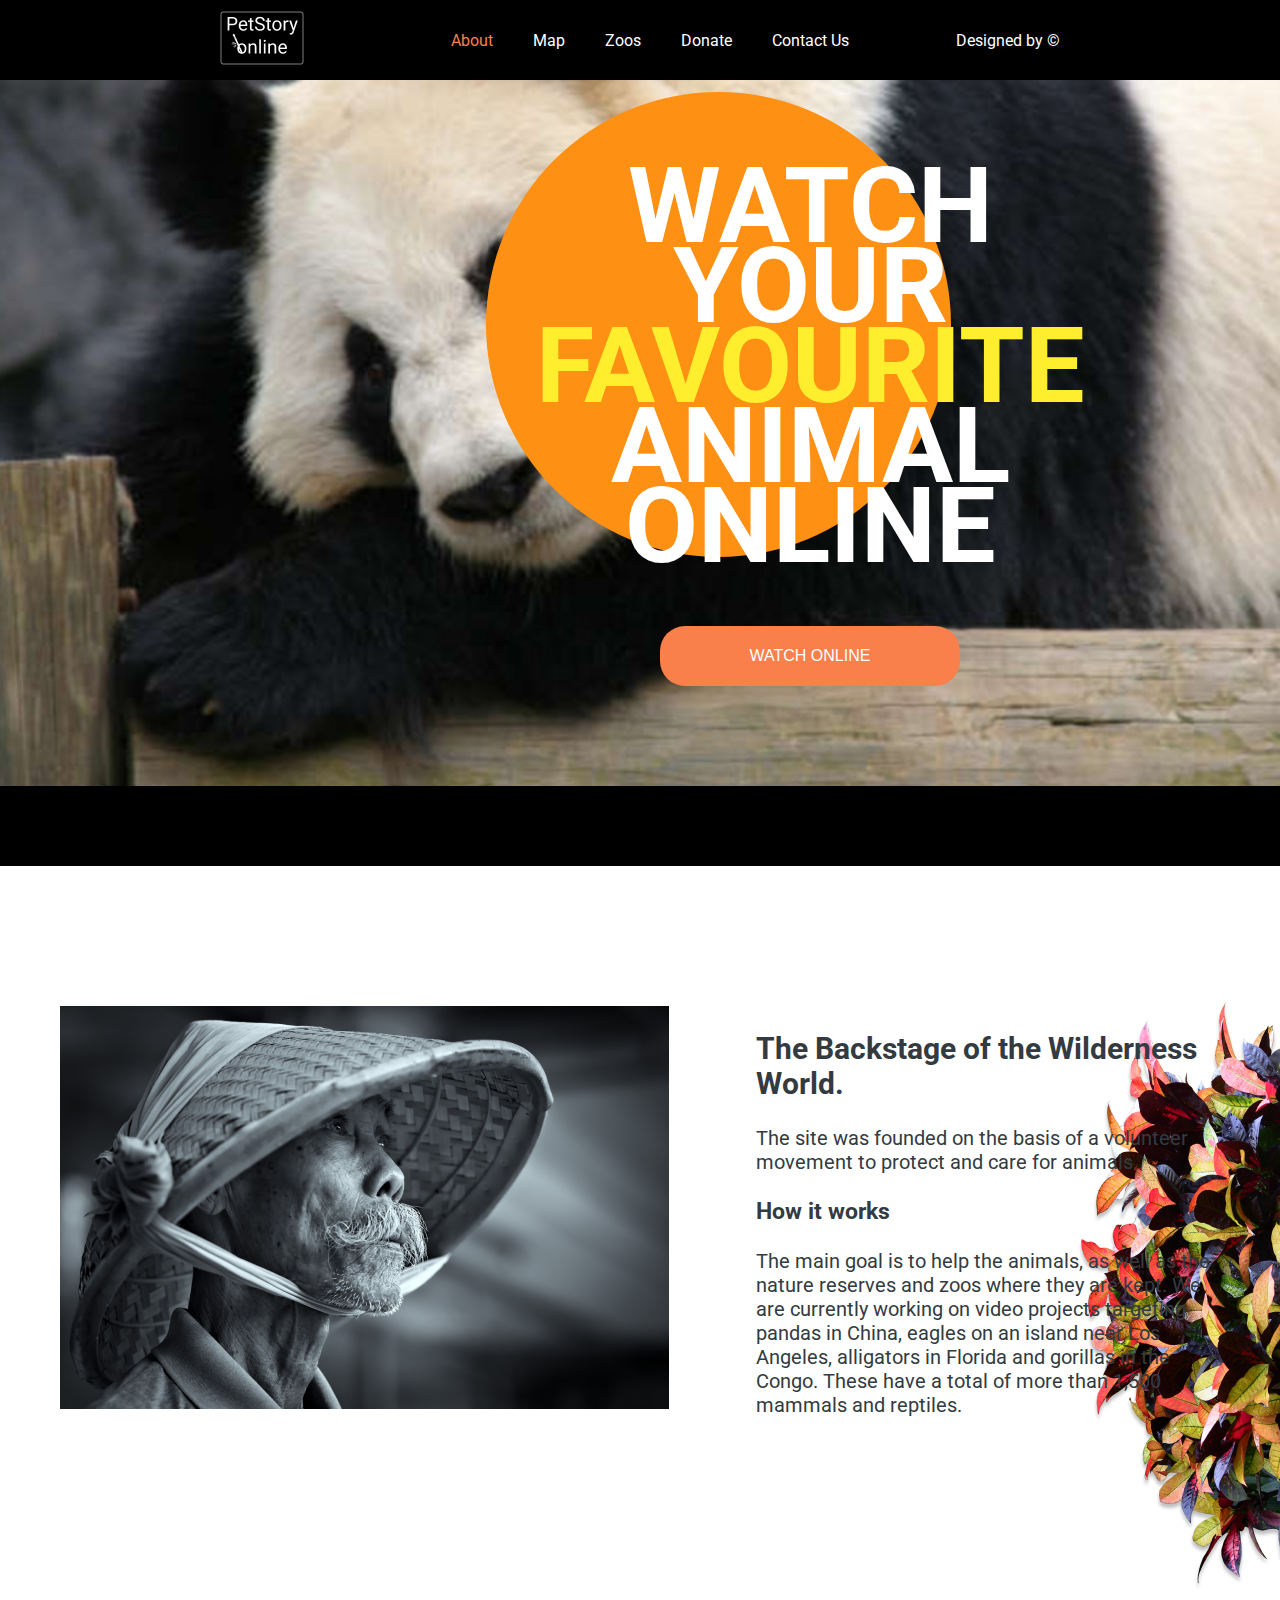
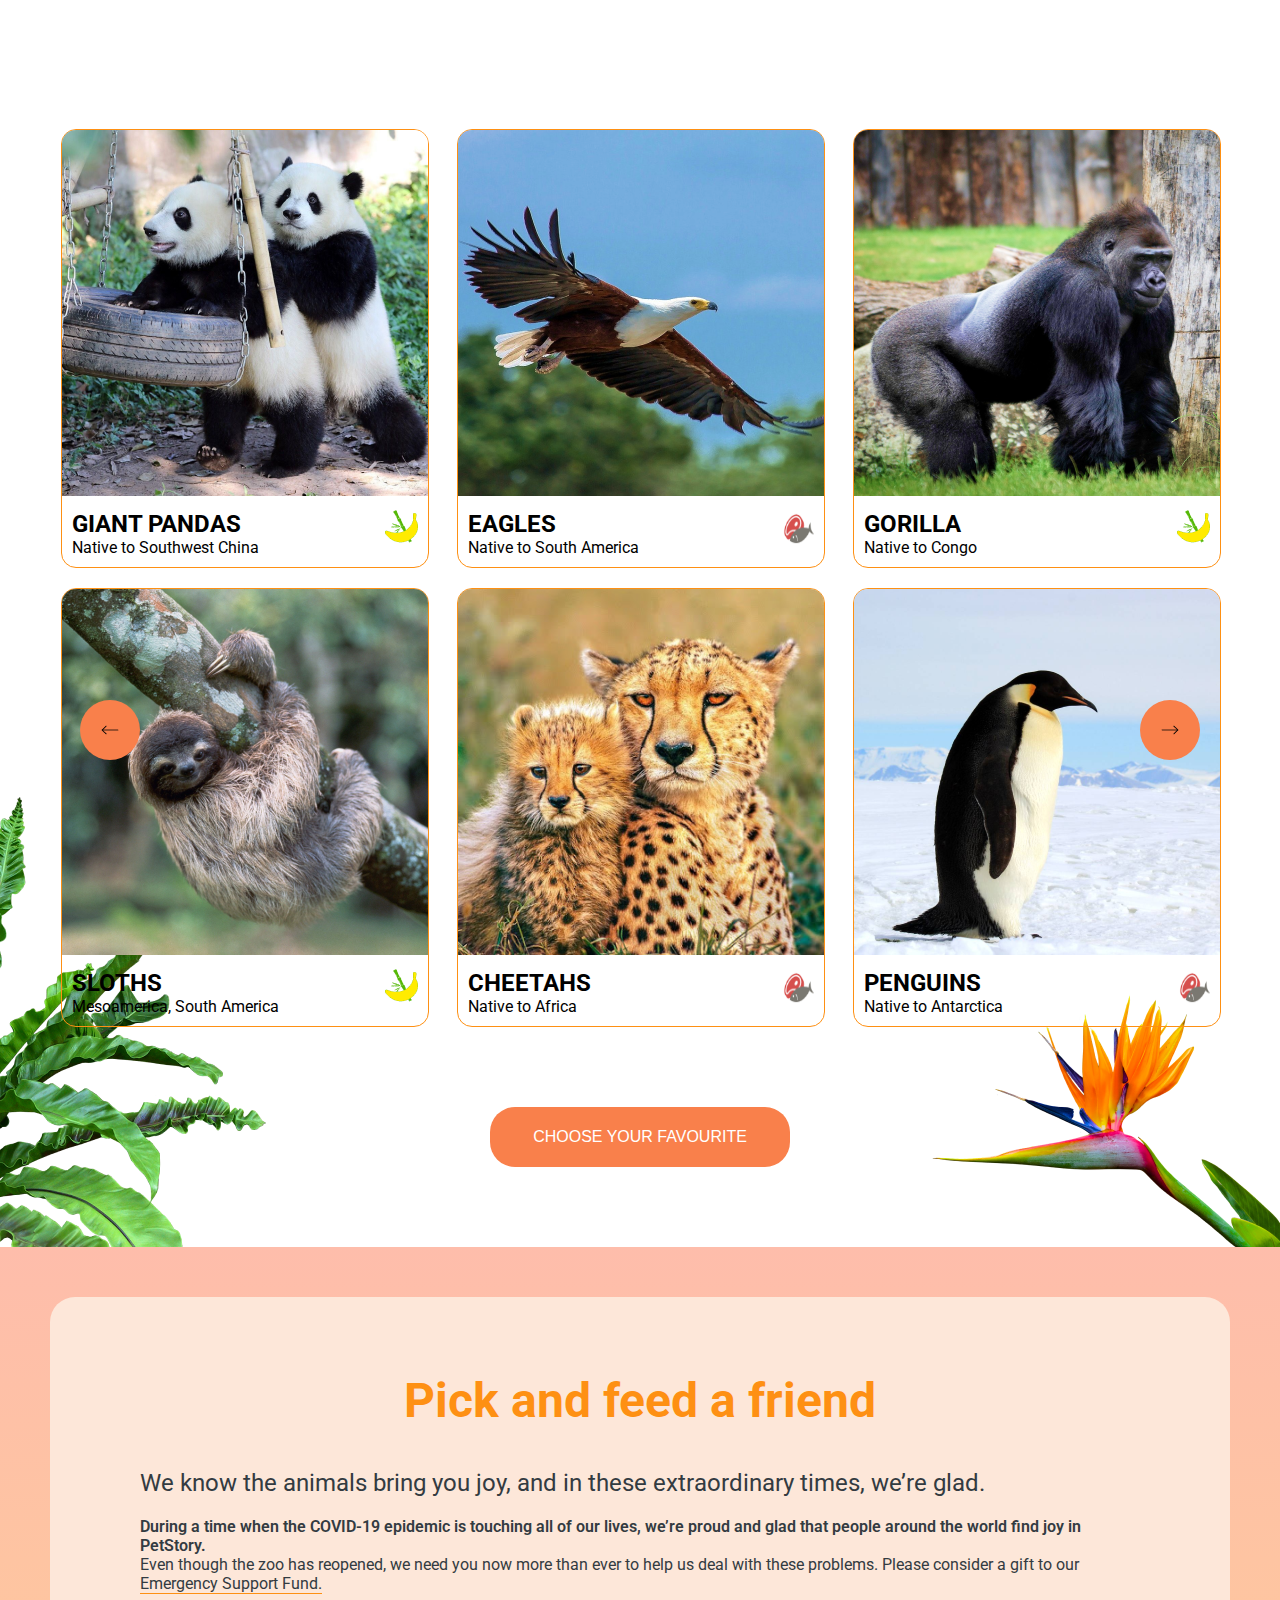
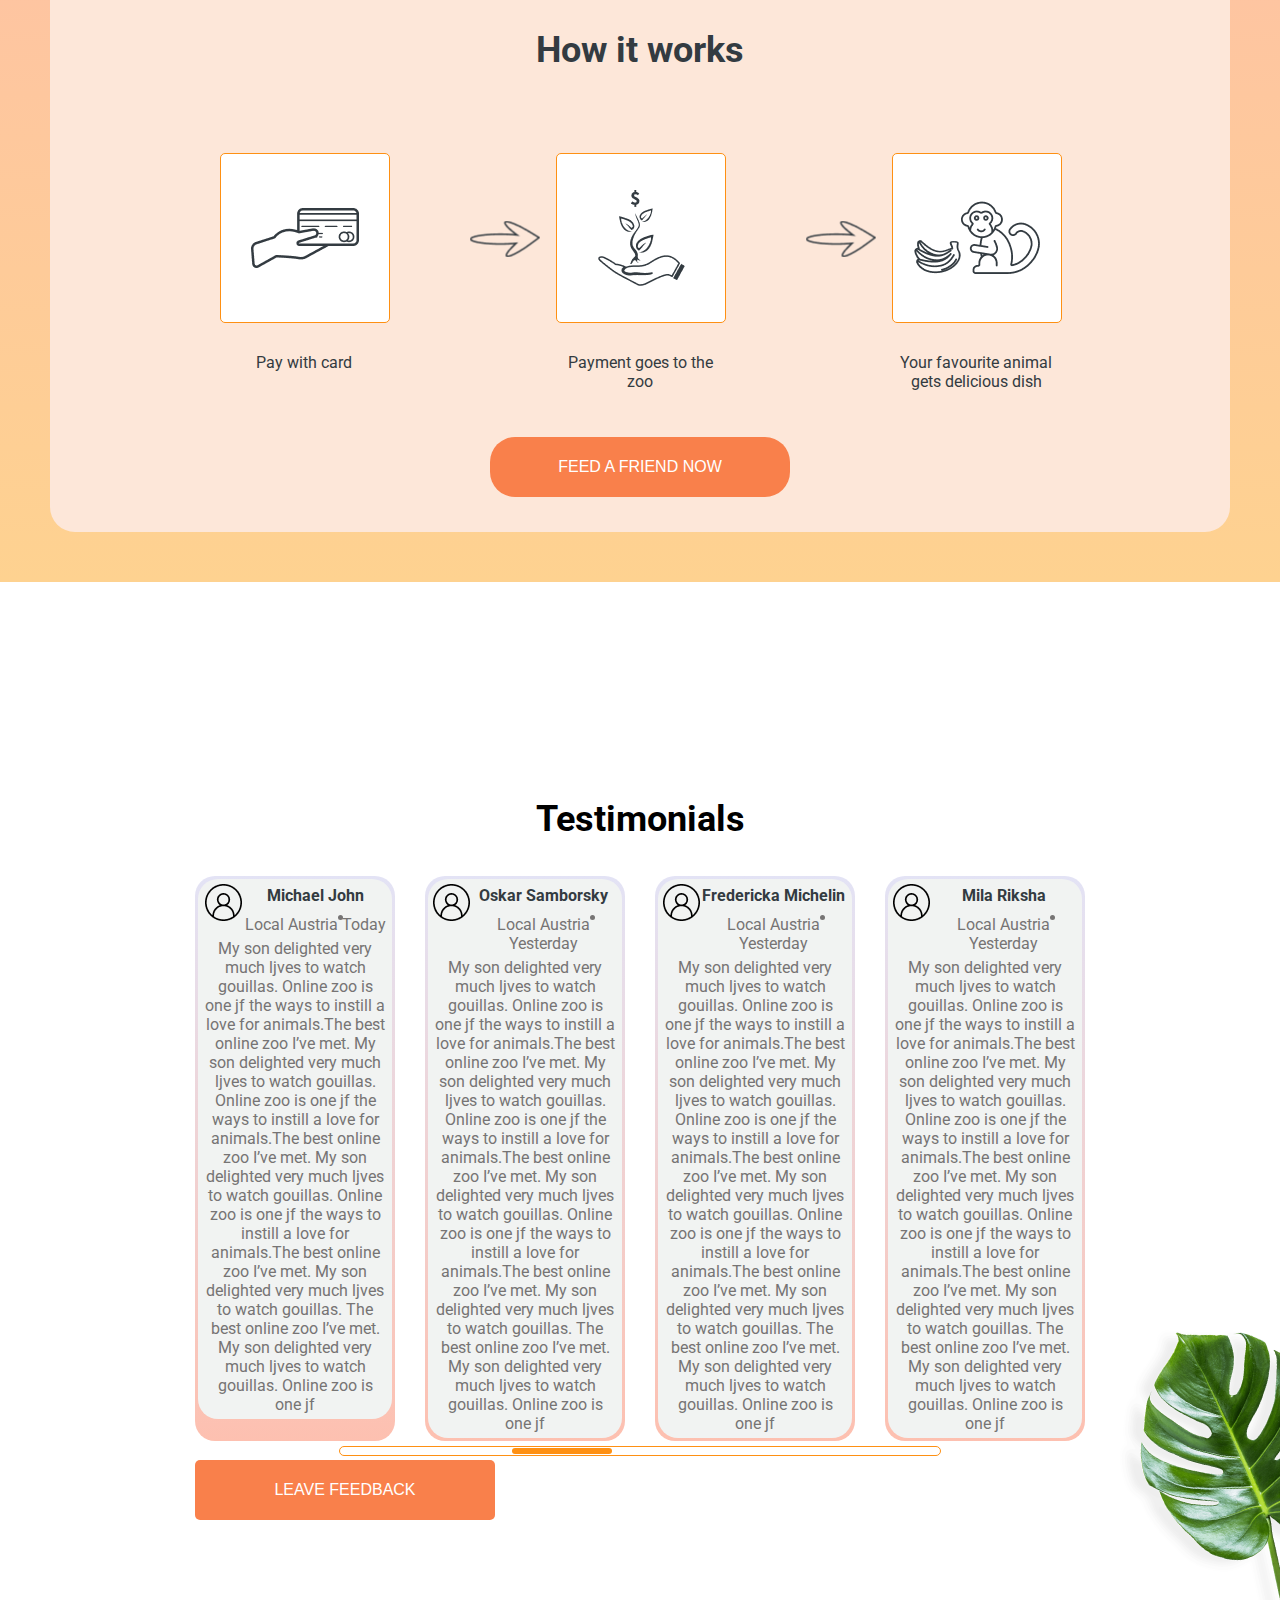
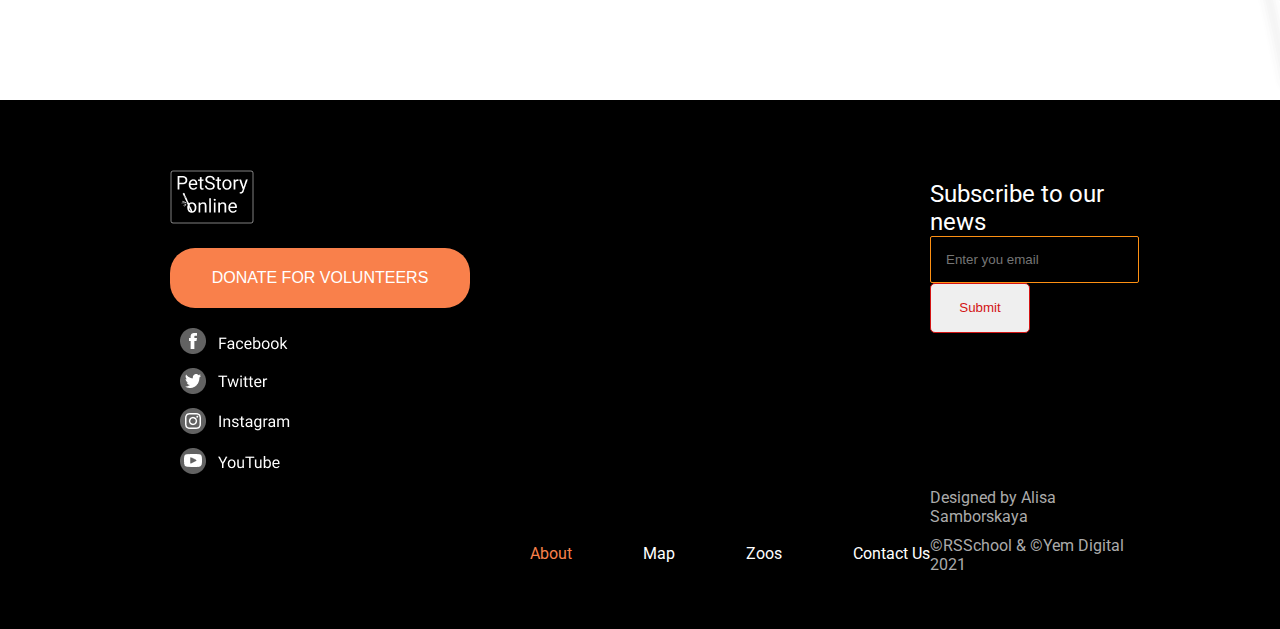
<file: pages/landing/index.html>
<!DOCTYPE html>
<html lang="en">
<head>
    <meta charset="UTF-8">
    <meta http-equiv="X-UA-Compatible" content="IE=edge">
    <meta name="viewport" content="width=device-width, initial-scale=1.0">
    <link rel="stylesheet" href="./style.css">
    <link rel="stylesheet" href="https://fonts.googleapis.com/css?family=Roboto">
    <title>Document</title>
</head>
<body>
    <div class="body"></div>
    <header class="header">
        <h1 class="hidden">PetStory Online</h1>
        <a class="siteLogo" href="./index.html">
            <img src="../../assets/icons/petstoryLogo.png" alt="petsroty logo">
        </a>
        <nav class="headerNav">
            <ul class="navList">
                <li class="navItem"><a class="active" href="./index.html">About</a></li>
                <li class="navItem"><a href="#">Map</a></li>
                <li class="navItem"><a href="#">Zoos</a></li>
                <li class="navItem"><a href="../donate/donate.html">Donate</a></li>
                <li class="navItem"><a href="#">Contact Us</a></li>
            </ul>
        </nav>
        <a class="navDesign" href="https://www.figma.com/file/ypzT9idgAILaSRVRmDAJxn/online-zoo-3-weeks">Designed by ©</a>
    </header>
    <main>
        <div class="main">
            <section class="watch">
                <div class="watchWrap">
                    <div class="watchCont">
                        <h2>WATCH YOUR <span>FAVOURITE</span> ANIMAL ONLINE</h2>
                        <button class="button">WATCH ONLINE</button>
                    </div>
                </div>
            </section>
            <section class="backstage">
                <div class="backstageWrap">
                    <div class="backstageCont">
                        <img class="backstageImage" src="../../assets/images/bambooHat.png" alt="Man in bamboo cap" height="403" width="609">
                        <div class="backstageText">
                            <h2>The Backstage of the Wilderness World.</h2>
                            <p>The site was founded on the basis of a volunteer movement to protect and care for animals.</p>
                            <h3>How it works</h3>
                            <p>The main goal is to help the animals, as well as the nature reserves and zoos where they are kept. We are currently working on video projects targeting pandas in China, eagles on an island near Los Angeles, alligators in Florida and gorillas in the Congo. These have a total of more than 1,500 mammals and reptiles. </p>
                        </div>
                    </div>
                </div>
            </section>
            <section class="animal">
                <div class="animalWrap">
                    <button class="smallButton leftButton"></button>
                    <button class="smallButton rightButton"></button>
                    <ul class="animalList">
                        <li class="animalCard">
                            <div class="animalImage">
                                <img src="../../assets/images/pandas.png" alt="Two Pandas" width="366" height="366">
                            </div>
                            <div class="animalTitle">
                                <div class="animalDesc">
                                    <h2>GIANT PANDAS</h2>
                                    <p>Native to Southwest China</p>
                                </div>
                                <img src="../../assets/icons/bananaBambooIcon.png" alt="banana-bamboo_icon" height="37" width="33">
                            </div>
                        </li>
                        <li class="animalCard">
                            <div class="animalImage">
                                <img src="../../assets/images/eagle.png" alt="Eagle" width="366" height="366">
                            </div>
                            <div class="animalTitle">
                                <div class="animalDesc">
                                    <h2>EAGLES</h2>
                                    <p>Native to South America</p>
                                </div>
                                <img src="../../assets/icons/meatFishIcon.png" alt="meet-fish_icon" height="37" width="33">
                            </div>
                        </li>
                        <li class="animalCard">
                            <div class="animalImage">
                                <img src="../../assets/images/gorilla.png" alt="Gorilla" width="366" height="366">
                            </div>
                            <div class="animalTitle">
                                <div class="animalDesc">
                                    <h2>GORILLA</h2>
                                    <p>Native to Congo</p>
                                </div>
                                <img src="../../assets/icons/bananaBambooIcon.png" alt="banana-bamboo_icon" height="37" width="33">
                            </div>
                        </li>
                        <li class="animalCard">
                            <div class="animalImage">
                                <img src="../../assets/images/sloth.png" alt="Sloth" width="366" height="366">
                            </div>
                            <div class="animalTitle">
                                <div class="animalDesc">
                                    <h2>SLOTHS</h2>
                                    <p>Mesoamerica, South America</p>
                                </div>
                                <img src="../../assets/icons/bananaBambooIcon.png" alt="banana-bamboo_icon" height="37" width="33">
                            </div>
                        </li>
                        <li class="animalCard">
                            <div class="animalImage">
                                <img src="../../assets/images/cheetah.png" alt="Cheetahs" width="366" height="366">
                            </div>
                            <div class="animalTitle">
                                <div class="animalDesc">
                                    <h2>CHEETAHS</h2>
                                    <p>Native to Africa</p>
                                </div>
                                <img src="../../assets/icons/meatFishIcon.png" alt="meet-fish_icon" height="37" width="33">
                            </div>
                        </li>
                        <li class="animalCard">
                            <div class="animalImage">
                                <img src="../../assets/images/penguin.png" alt="Penguin" width="366" height="366">
                            </div>
                            <div class="animalTitle">
                                <div class="animalDesc">
                                    <h2>PENGUINS</h2>
                                    <p>Native to Antarctica</p>
                                </div>
                                <img src="../../assets/icons/meatFishIcon.png" alt="meet-fish_icon" height="37" width="33">
                            </div>
                        </li>
                    </ul>
                    <button class="button">CHOOSE YOUR FAVOURITE</button>
                </div>
            </section>
            <section class="donate">
                <div class="donateWrap">
                    <h2 class="donateTitle">Pick and feed a friend</h2>
                    <p class="donatep1">We know the animals bring you joy, and in these extraordinary times, we’re glad.</p>
                    <p class="donatep2">During a time when the COVID-19 epidemic is touching all of our lives, we’re proud and glad that people around the world find joy in PetStory. </p>
                    <p class="donatep3">Even though the zoo has reopened, we need you now more than ever to help us deal with these problems. Please consider a gift to our <a class="emergencyFund" href="/pages/donate/donate.html">Emergency Support Fund. </a></p>
                    <h3 class="donateSubTitle">How it works</h3>
                    <ul class="donateList">
                        <li class="donateItem itemCard">Pay with card</li>
                        <li class="donateItem itemPay">Payment goes to the zoo</li>
                        <li class="donateItem itemMonkey">Your favourite animal gets delicious dish</li>
                    </ul>
                    <form class="feed" action="../donate/donate.html">
                        <button class="button">FEED A FRIEND NOW</button>
                    </form>
                </div>
            </section>
            <section class="testimonials">
                <div class="reviewWrap">
                    <h3 class="reviewTitle">Testimonials</h3>
                    <div class="reviewMain">
                        <div class="reviewArticles">
                            <div class="borderWraper">
                                <article class="article">
                                    <div class="articleTitle">
                                        <div class="userImage">
                                            <img src="../../assets/icons/userIcon.png" alt="user icon" height="37" width="37">
                                        </div>
                                        <div class="userName">
                                            <h4>Michael John</h4>
                                            <p>
                                                <span class="after">Local Austria</span>
                                                <span>Today</span>
                                            </p>
                                        </div>
                                    </div>
                                    <p>My son delighted very much ljves to watch gouillas. Online zoo is one jf the ways to instill a love for animals.The best online zoo I’ve met. My son delighted very much ljves to watch gouillas. Online zoo is one jf the ways to instill a love for animals.The best online zoo I’ve met. My son delighted very much ljves to watch gouillas. Online zoo is one jf the ways to instill a love for animals.The best online zoo I’ve met. My son delighted very much ljves to watch gouillas. The best online zoo I’ve met. My son delighted very much ljves to watch gouillas. Online zoo is one jf </p>
                                </article>
                            </div>
                            <div class="borderWraper">
                                <article class="article">
                                    <div class="articleTitle">
                                        <div class="userImage">
                                            <img src="../../assets/icons/userIcon.png" alt="user icon" height="37" width="37">
                                        </div>
                                        <div class="userName">
                                            <h4>Oskar Samborsky</h4>
                                            <p>
                                                <span class="after">Local Austria</span>
                                                <span>Yesterday</span>
                                            </p>
                                        </div>
                                    </div>
                                    <p>My son delighted very much ljves to watch gouillas. Online zoo is one jf the ways to instill a love for animals.The best online zoo I’ve met. My son delighted very much ljves to watch gouillas. Online zoo is one jf the ways to instill a love for animals.The best online zoo I’ve met. My son delighted very much ljves to watch gouillas. Online zoo is one jf the ways to instill a love for animals.The best online zoo I’ve met. My son delighted very much ljves to watch gouillas. The best online zoo I’ve met. My son delighted very much ljves to watch gouillas. Online zoo is one jf </p>
                                </article>
                            </div>
                            <div class="borderWraper">
                                <article class="article">
                                    <div class="articleTitle">
                                        <div class="userImage">
                                            <img src="../../assets/icons/userIcon.png" alt="user icon" height="37" width="37">
                                        </div>
                                        <div class="userName">
                                            <h4>Fredericka Michelin</h4>
                                            <p>
                                                <span class="after">Local Austria</span>
                                                <span>Yesterday</span>
                                            </p>
                                        </div>
                                    </div>
                                    <p>My son delighted very much ljves to watch gouillas. Online zoo is one jf the ways to instill a love for animals.The best online zoo I’ve met. My son delighted very much ljves to watch gouillas. Online zoo is one jf the ways to instill a love for animals.The best online zoo I’ve met. My son delighted very much ljves to watch gouillas. Online zoo is one jf the ways to instill a love for animals.The best online zoo I’ve met. My son delighted very much ljves to watch gouillas. The best online zoo I’ve met. My son delighted very much ljves to watch gouillas. Online zoo is one jf </p>
                                </article>
                            </div>
                            <div class="borderWraper">
                                <article class="article">
                                    <div class="articleTitle">
                                        <div class="userImage">
                                            <img src="../../assets/icons/userIcon.png" alt="user icon" height="37" width="37">
                                        </div>
                                        <div class="userName">
                                            <h4>Mila Riksha</h4>
                                            <p>
                                                <span class="after">Local Austria</span>
                                                <span>Yesterday</span>
                                            </p>
                                        </div>
                                    </div>
                                    <p>My son delighted very much ljves to watch gouillas. Online zoo is one jf the ways to instill a love for animals.The best online zoo I’ve met. My son delighted very much ljves to watch gouillas. Online zoo is one jf the ways to instill a love for animals.The best online zoo I’ve met. My son delighted very much ljves to watch gouillas. Online zoo is one jf the ways to instill a love for animals.The best online zoo I’ve met. My son delighted very much ljves to watch gouillas. The best online zoo I’ve met. My son delighted very much ljves to watch gouillas. Online zoo is one jf </p>
                                </article>
                            </div>
                        </div>
                        <input class="rangeSlider" type="range" min="1" max="100" value="35">
                    </div>
                    <button class="button">LEAVE FEEDBACK</button>
                </div>
            </section>
            <footer class="footer">
                <div class="footerWrap">
                    <div class="socials">
                        <div class="footerLogo">
                            <a href="./index.html">
                                <img src="../../assets/icons/petstoryLogo.png" alt="PetStory Logo">
                            </a>
                        </div>
                        <form class="donateButton" action="../donate/donate.html">
                            <button class="button">DONATE FOR VOLUNTEERS</button>
                        </form>
                        <div class="socialLinks">
                            <ul class="socialList">
                                <li class="socialItem">
                                    <a href="https://www.facebook.com/">
                                        <img src="../../assets/icons/facebook.png" alt="facebook">
                                    </a>
                                </li>
                                <li class="socialItem">
                                    <a href="https://twitter.com">
                                        <img src="../../assets/icons/twitter.png" alt="twitter">
                                    </a>
                                </li>
                                <li class="socialItem">
                                    <a href="https://www.instagram.com/">
                                        <img src="../../assets/icons/instagram.png" alt="instagram">
                                    </a>
                                </li>
                                <li class="socialItem">
                                    <a href="https://www.youtube.com/">
                                        <img src="../../assets/icons/youtube.png" alt="youtube">
                                    </a>
                                </li>
                            </ul>
                        </div>
                    </div>
                    <div class="footerNav">
                        <ul class="footerList">
                            <li class="footerItem"><a class="active" href="./index.html">About</a></li>
                            <li class="footerItem"><a href="#">Map</a></li>
                            <li class="footerItem"><a href="#">Zoos</a></li>
                            <li class="footerItem"><a href="#">Contact Us</a></li>
                        </ul>
                    </div>
                    <div class="subscribe">
                        <div class="submit">
                            <form class="subForm" action="#">
                                <p>Subscribe to our news</p>
                                <input id="email" type="email" placeholder="Enter you email" required="">
                                <button class="submitButton" type="submit">Submit</button>
                            </form>
                        </div>
                        <div class="copyright">
                            <a class="footerLink" href="https://www.figma.com/file/ypzT9idgAILaSRVRmDAJxn/online-zoo-3-weeks">Designed by Alisa Samborskaya</a>
                            <a class="footerLink" href="https://rs.school/js/">©RSSchool & ©Yem Digital 2021</a>
                        </div>
                    </div>
                </div>
            </footer>
        </div>
    </main>
</body>
</html>
</file>
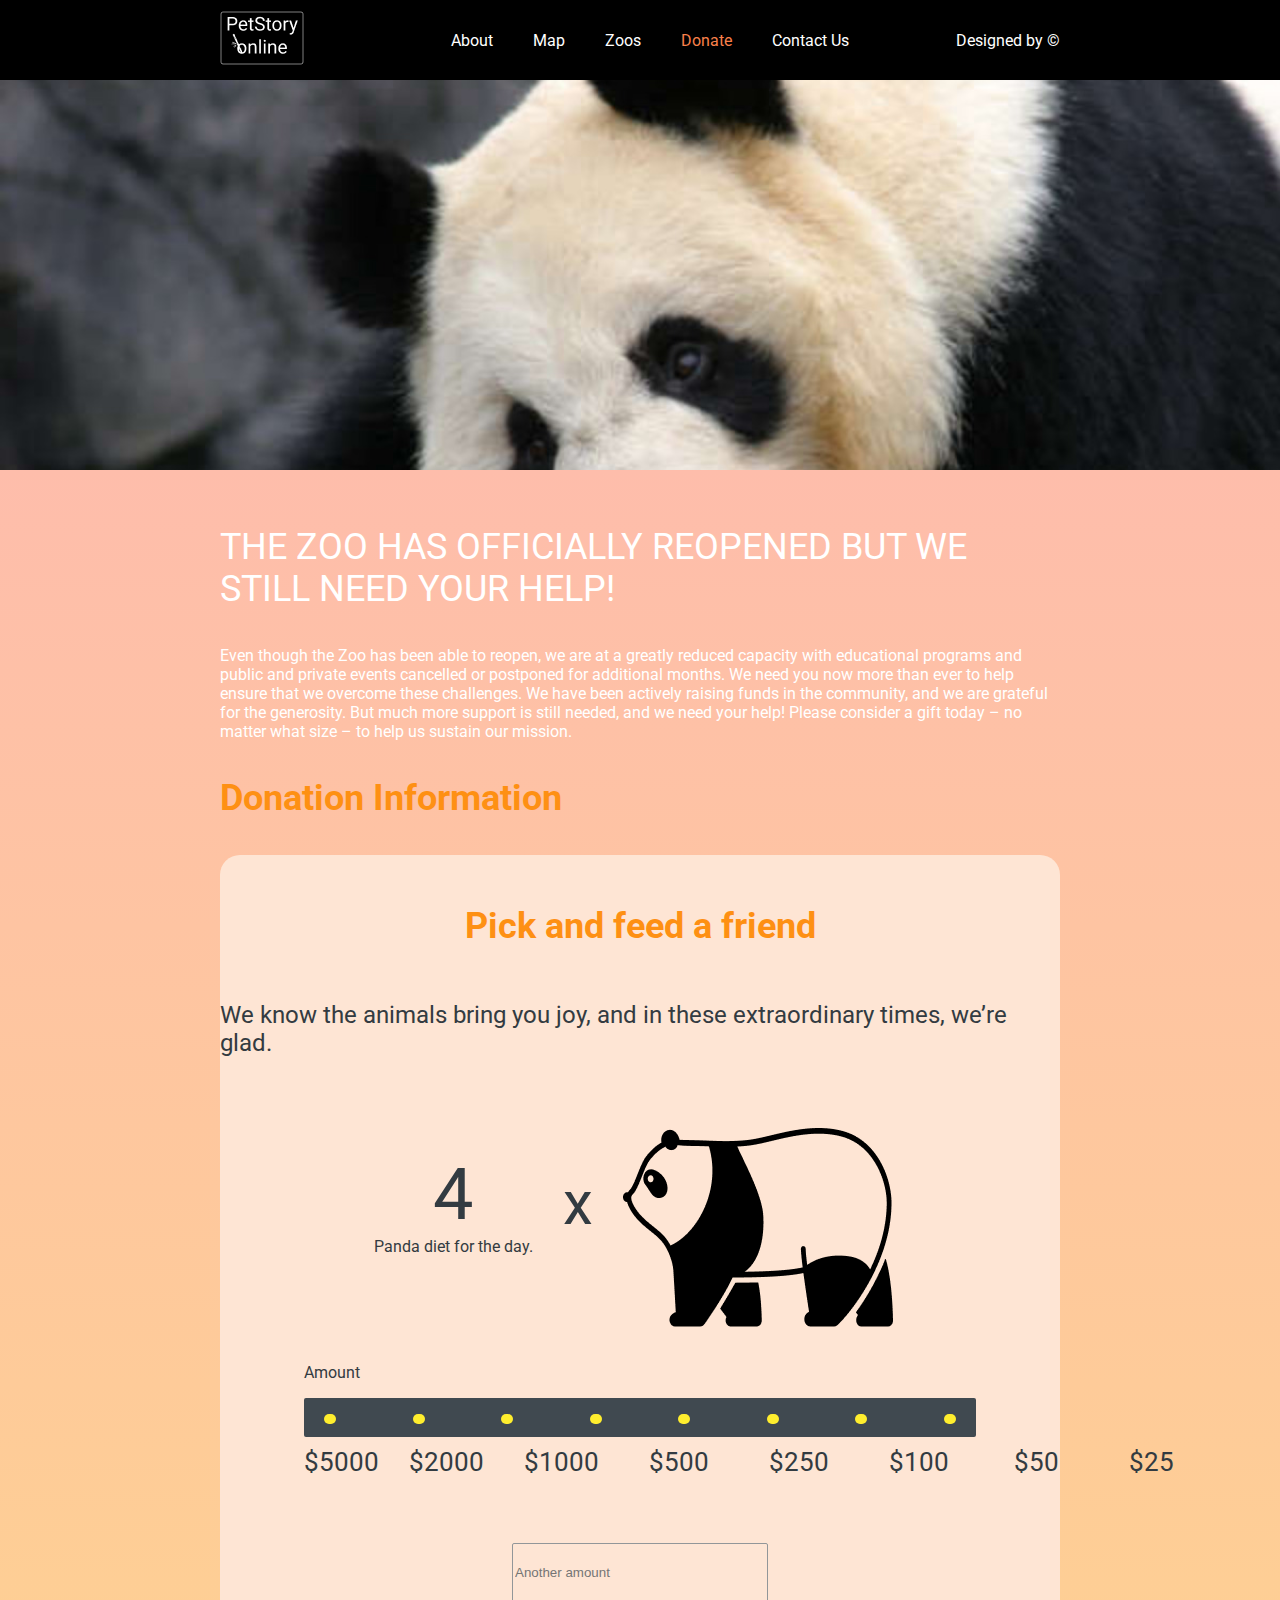
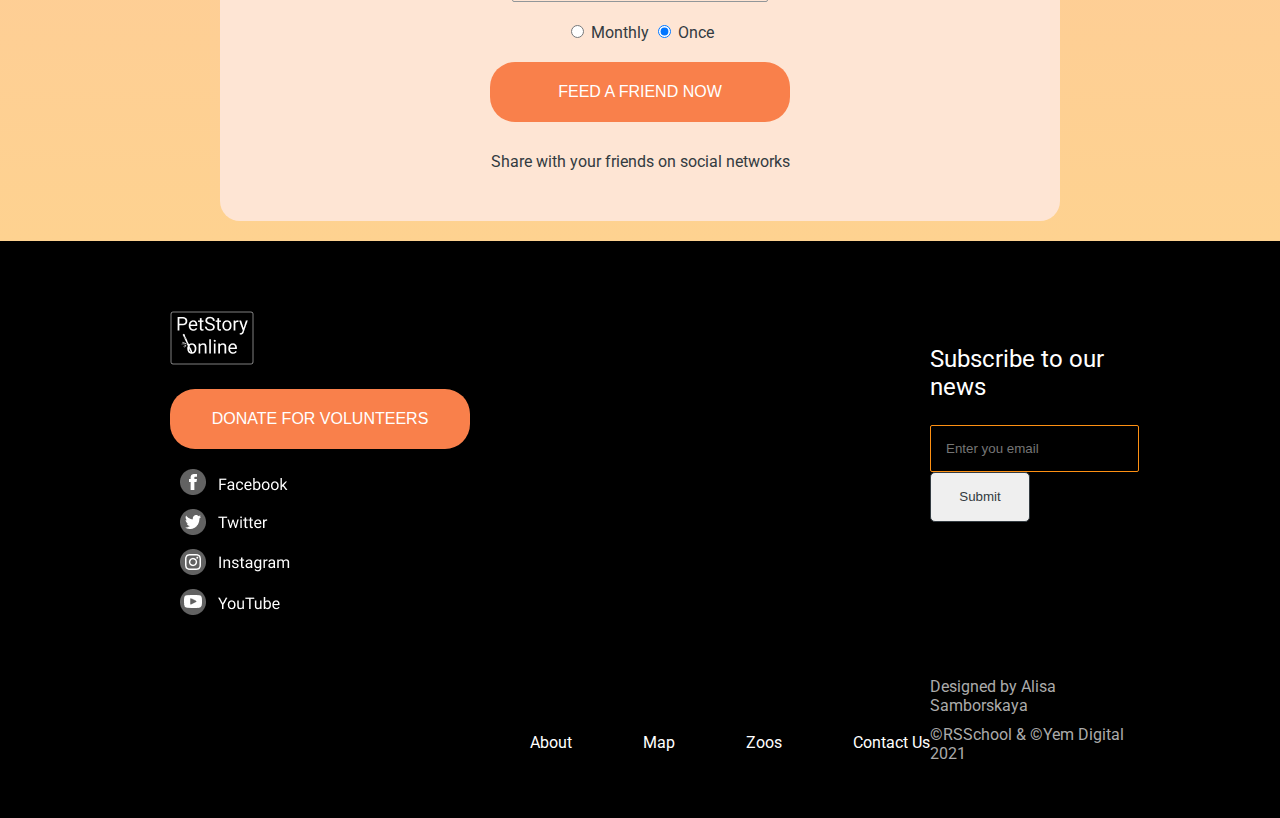
<file: pages/donate/donate.html>
<!DOCTYPE html>
<html lang="en">
<head>
    <meta charset="UTF-8">
    <meta http-equiv="X-UA-Compatible" content="IE=edge">
    <meta name="viewport" content="width=device-width, initial-scale=1.0">
    <link rel="stylesheet" href="./style.css">
    <link rel="stylesheet" href="https://fonts.googleapis.com/css?family=Roboto">
    <title>Document</title>
</head>
<body>
    <div class="body"></div>
    <header class="header">
        <h1 class="hidden">PetStory Online</h1>
        <a class="siteLogo" href="../../pages/landing/index.html">
            <img src="../../assets/icons/petstoryLogo.png" alt="petsroty logo">
        </a>
        <nav class="headerNav">
            <ul class="navList">
                <li class="navItem"><a href="../../pages/landing/index.html">About</a></li>
                <li class="navItem"><a href="#">Map</a></li>
                <li class="navItem"><a href="#">Zoos</a></li>
                <li class="navItem"><a class="active" href="./donate.html">Donate</a></li>
                <li class="navItem"><a href="#">Contact Us</a></li>
            </ul>
        </nav>
        <a class="navDesign" href="https://www.figma.com/file/ypzT9idgAILaSRVRmDAJxn/online-zoo-3-weeks">Designed by ©</a>
    </header>
    <main>
        <section class="photo"></section>
        <section class="donate">
            <div class="donateWrap">
                <div class="donateText">
                    <h3 class="title">THE ZOO HAS OFFICIALLY REOPENED BUT WE STILL NEED YOUR HELP!</h3>
                    <p class="p1">Even though the Zoo has been able to reopen, we are at a greatly reduced capacity with educational programs and public and private events cancelled or postponed for additional months. We need you now more than ever to help ensure that we overcome these challenges. We have been actively raising funds in the community, and we are grateful for the generosity.  But much more support is still needed, and we need your help! Please consider a gift today – no matter what size – to help us sustain our mission.</p>
                    <h3 class="subtitle">Donation Information</h3>
                </div>
                <div class="donateWindow">
                    <h2 class="donateTitle">Pick and feed a friend</h2>
                    <p class="p2">We know the animals bring you joy, and in these extraordinary times, we’re glad.</p>
                    <div class="panda">
                        <div class="diet">
                            <p class="dietNumber">4</p>
                            <p class="dietText">Panda diet for the day.</p>
                        </div>
                        <p class="x">x</p>
                        <img src="../../assets/icons/pandaIcon.png" alt="panda icon">
                    </div>
                    <div class="amount">
                        <p>Amount</p>
                        <div class="amountRange">
                            <form class="amountForm" action="#">
                                <button class="amountButton"></button>
                            </form>
                            <form class="amountForm" action="#">
                                <button class="amountButton"></button>
                            </form>
                            <form class="amountForm" action="#">
                                <button class="amountButton"></button>
                            </form>
                            <form class="amountForm" action="#">
                                <button class="amountButton"></button>
                            </form>
                            <form class="amountForm" action="#">
                                <button class="amountButton"></button>
                            </form>
                            <form class="amountForm" action="#">
                                <button class="amountButton"></button>
                            </form>
                            <form class="amountForm" action="#">
                                <button class="amountButton"></button>
                            </form>
                            <form class="amountForm" action="#">
                                <button class="amountButton"></button>
                            </form>
                        </div>
                        <div class="amountNumbers">
                            <p class="number1">$5000</p>
                            <p class="number2">$2000</p>
                            <p class="number3">$1000</p>
                            <p class="number4">$500</p>
                            <p class="number5">$250</p>
                            <p class="number6">$100</p>
                            <p class="number7">$50</p>
                            <p class="number8">$25</p>
                        </div>
                    </div>
                    <input class="amountCustom" type="number" placeholder="Another amount" oninput="javascript: if (this.value.length > this.maxLength) this.value = this.value.slice(0, this.maxLength);" maxlength="4">
                    <div class="radioButtons">
                        <form class="time">
                            <input type="radio" name="times" id="montly" value="Montly">
                            <label for="monthly">Monthly</label>
                            <input type="radio" name="times" id="Once" value="Once" checked>
                            <label for="Once">Once</label>
                        </form>
                    </div>
                    <form class="feed" action="./donate.html">
                        <button class="button">FEED A FRIEND NOW</button>
                    </form>
                    <p class="p3">Share with your friends on social networks</p>
                </div>
            </div>
        </section>
    </main>
    <footer class="footer">
        <div class="footerWrap">
            <div class="socials">
                <div class="footerLogo">
                    <a href="../landing/index.html">
                        <img src="../../assets/icons/petstoryLogo.png" alt="PetStory Logo">
                    </a>
                </div>
                <form class="donateButton" action="./donate.html">
                    <button class="button">DONATE FOR VOLUNTEERS</button>
                </form>
                <div class="socialLinks">
                    <ul class="socialList">
                        <li class="socialItem">
                            <a href="https://www.facebook.com/">
                                <img src="../../assets/icons/facebook.png" alt="facebook">
                            </a>
                        </li>
                        <li class="socialItem">
                            <a href="https://twitter.com">
                                <img src="../../assets/icons/twitter.png" alt="twitter">
                            </a>
                        </li>
                        <li class="socialItem">
                            <a href="https://www.instagram.com/">
                                <img src="../../assets/icons/instagram.png" alt="instagram">
                            </a>
                        </li>
                        <li class="socialItem">
                            <a href="https://www.youtube.com/">
                                <img src="../../assets/icons/youtube.png" alt="youtube">
                            </a>
                        </li>
                    </ul>
                </div>
            </div>
            <div class="footerNav">
                <ul class="footerList">
                    <li class="footerItem"><a href="../../pages/landing/index.html">About</a></li>
                    <li class="footerItem"><a href="#">Map</a></li>
                    <li class="footerItem"><a href="#">Zoos</a></li>
                    <li class="footerItem"><a href="#">Contact Us</a></li>
                </ul>
            </div>
            <div class="subscribe">
                <div class="submit">
                    <form class="subForm" action="#">
                        <p>Subscribe to our news</p>
                        <input id="email" type="email" placeholder="Enter you email" required="">
                        <button class="submitButton" type="submit">Submit</button>
                    </form>
                </div>
                <div class="copyright">
                    <a class="footerLink" href="https://www.figma.com/file/ypzT9idgAILaSRVRmDAJxn/online-zoo-3-weeks">Designed by Alisa Samborskaya</a>
                    <a class="footerLink" href="https://rs.school/js/">©RSSchool & ©Yem Digital 2021</a>
                </div>
            </div>
        </div>
    </footer>
</body>
</html>
</file>
<file: pages/landing/style.css>
html,body
{
    width: 100%;
    height: 100%;
    margin: 0px;
    padding: 0px;
}

body {
    margin: 0;
    padding: 0;
    font-family: "Roboto";
}

.body {
    color: #ABABAB;
    background-color: #333B41;
}

a {
    color:inherit;
    text-decoration: none;
}

.header {
    background-color: black;
    color: white;
    display: flex;
    flex-direction: row;
    justify-content: space-between;
    align-items: center;
    height: 80px;
    padding: 0 200px;
    max-width: 1160px;
}

.navList {
    display: flex;
    flex-direction: row;
    justify-content: space-between;
    list-style-type: none;
}

.navItem {
    margin: 10px 20px 10px 20px;
}

.siteLogo {
    margin: 10px 20px 10px 20px;
}

.navDesign {
    margin: 10px 20px 10px 20px;
}

.main {
    flex-grow: 1;
    display: flex;
    flex-direction: column;
    justify-content: flex-start;
}

.watch {
    background-color: black;
}

.watchWrap {
    margin: 0 auto;
    max-width: 1600px;
    height: 700px;
    background-image: url(../../assets/images/GiantPanda.png);
    background-repeat: no-repeat;
    background-position: center -80px;
    background-size: cover;
    padding-top: 86px;
    padding-right: 220px;
    display: flex;
    flex-direction: column;
    align-items: flex-end;
}

.watchCont{
    position: relative;
    max-width: 500px;
    display: flex;
    flex-direction: column;
    justify-content: flex-start;
    align-items: center;
}

.watchCont h2 {
    z-index: 1;
    margin-top: 0;
    margin-bottom: 60px;
    text-align: center;
    font-weight: 700;
    font-size: 106px;
    line-height: 80px;
    color: white;
}

.watchCont h2 span {
    color:#FFEE2E;
}

.watchCont::after {
    content: "";
    width: 465px;
    height: 465px;
    border-radius: 50%;
    background-color: #FE9013;
    position: absolute;
    top: -74px;
    left: -74px;
}

.button {
    width: 300px;
    height: 60px;
    background-color: #F9804B;
    border: none;
    border-radius: 25px;
    font-size: 16px;
    display: flex;
    flex-direction: column;
    align-items: center;
    justify-content: center;
    color: white;
    cursor: pointer;
}

.backstage {
    min-height: 723px;
    padding-top: 140px;
    background: url(../../assets/images/flowerFoto1.png) no-repeat right;
}

.backstageWrap {
    position: relative;
    margin: 0 auto;
    max-width: 1600px;
}

.backstageCont {
    max-width: 1160px;
    margin: 0 auto;
    display: flex;
    flex-direction: row;
    flex-wrap: nowrap;
}

.backstageImage {
    margin-right: 87px;
}

.backstageText {
    font-size: 20px;
    color: #333B41;
}

.animalWrap {
    background: url(../../assets/images/palmFoto.png) left bottom no-repeat, url(../../assets/images/strelitzia.png) right bottom no-repeat;
    padding: 0 0 80px 0;
    display: flex;
    flex-direction: column;
    align-items: center;
    max-width: 1600px;
}

.animalList {
    display: grid;
    max-width: 1160px;
    grid-template-columns: 366px 366px 366px;
    list-style-type: none;
    gap: 20px 30px;
    padding: 0;
    margin: 0 auto 80px;
}

.animalCard {
    border: solid 1px #FE9013;
    border-radius: 15px;
    overflow: hidden;
    width: 366px;
}

.animalTitle {
    display: flex;
    flex-direction: row;
    flex-wrap: nowrap;
    justify-content: space-between;
    position: relative;
}

.animalDesc {
    margin: 10px;
}

.animalDesc h2, p{
    margin: 0;
    padding: 0;
}

.animalTitle img{
    margin: 10px;
}

.animalCard:hover {
    position: relative;
    transform: scale(107%);
    border: none;
}

.animalCard:hover .animalTitle{
    top: -73px;
    z-index: 1;
    background-color: black;
    opacity: 0.7;
    width: 365px;
    color: white;
}

.smallButton {
    height: 60px;
    width: 60px;
    border: none;
    border-radius: 50%;
    cursor: pointer;
}

.leftButton {
    background: url(../../assets/icons/leftArrow.png);
    background-color: #F9804B;
    background-repeat: no-repeat;
    background-position: center;
    left: 80px;
    top: 2300px;
    position: absolute;
}

.rightButton {
    background: url(../../assets/icons/rightArrow.png);
    background-color: #F9804B;
    background-repeat: no-repeat;
    background-position: center;
    right: 80px;
    top: 2300px;
    position: absolute;
}

.smallButton:hover, .button:hover {
    background-color: #e07343;
}

.smallButton:active, .button:active {
    background-color: #4B9200;
}

.donate {
    padding: 50px;
    display: flex;
    justify-content: center;
    background: linear-gradient(#FEBDAB, #FED290);
}

.donateWrap {
    background: #FDE7D9;
    display: flex;
    flex-direction: column;
    justify-content: center;
    padding: 35px 90px;
    color: #333B41;
    border-radius: 25px;
    max-width: 1160px;
    text-align: center;
}

.donatep1, .donatep2, .donatep3 {
    text-align: left;
} 

.donateWrap h2{
    color: #FE9013;
    font-size: 48px;
    text-align: center;
}

.donateWrap a {
    border-bottom: 1px solid #FE9013;
}

.donatep1 {
    font-size: 24px;
    margin-bottom: 20px;
}

.donatep2{
    font-size: 16px;
    font-weight: 600;
}

.donatep3{
    font-size: 16px;
}

.donateWrap h3{
    font-size: 36px;
}

.donateList {
    display: flex;
    flex-direction: row;
    justify-content: space-between;
    flex-wrap: wrap;
    padding: 30px 80px;
    list-style-type: none;
}

.donateItem {
    position: relative;
    padding-top: 200px;
    width: 168px;
}

.donateItem::before {
    position: absolute;
    content: "";
    width: 168px;
    height: 168px;
    top: 0;
    left: 0;
    border: #FE9013 solid 1px;
    border-radius: 5px;
    overflow: hidden;
}

.itemCard::before {
    background: url(../../assets/icons/cardPay.png) no-repeat center;
    background-color: white;
}

.itemPay::before {
    background: url(../../assets/icons/handPay.png) no-repeat center;
    background-color: white;
}

.itemMonkey::before {
    background: url(../../assets/icons/monkeyPay.png) no-repeat center;
    background-color: white;
}

.itemCard::after {
    position: absolute;
    content: "";
    background: url(../../assets/icons/bigArrow.png) no-repeat center;
    width: 70px;
    height: 36px;
    top: 68px;
    left: 250px;
}

.itemPay::after {
    position: absolute;
    content: "";
    background: url(../../assets/icons/bigArrow.png) no-repeat center;
    width: 70px;
    height: 36px;
    top: 68px;
    left: 250px;
}

.feed {
    display: flex;
    justify-content: center;
    align-items: center;
}

.reviewWrap {
    display: flex;
    flex-direction: column;
    justify-content: center;
    text-align: center;
    background: url(../../assets/images/leafFoto.png) no-repeat bottom right;
    padding: 180px;
}

.reviewWrap h3{
    font-size: 36px;
}

.reviewArticles {
    display: flex;
    flex-direction: row;
    justify-content: center;
}

.borderWraper {
    background: linear-gradient(#E3E3F5, #FDC0B0);
    overflow: hidden;
    border-radius: 20px;
    margin: 0 15px;
    padding: 3px;
}

.article {
    background: #f1f3f2;
    border-radius: 20px;
    padding: 5px;
    color: #767474;
}

.articleTitle {
    display: flex;
    flex-direction: row;
    justify-content: space-around;
}

.userName {
    margin-bottom: 5px;
}

.userName h4 {
    margin: 2px 2px 10px 2px;
    color: #333B41;
}

.after::after {
    content: "";
    position: absolute;
    height: 5px;
    width: 5px;
    border-radius: 50%;
    background: #767474;
}

.rangeSlider {
    width: 600px;
    -moz-appearance: none;
    appearance: none;
    -webkit-appearance: none;
    border: #FE9013 solid 1px;
    background-color: white;
    border-radius: 5px;
    height: 8px;
}

.rangeSlider::-webkit-slider-thumb {
    -webkit-appearance: none;
    appearance: none;
    height: 6px;
    width: 100px;
    border-radius: 5px;
    background: #FE9013;
    cursor: pointer;
}

.rangeSlider::-moz-slider-thumb {
    -webkit-appearance: none;
    appearance: none;
    height: 6px;
    width: 100px;
    border-radius: 5px;
    background: #FE9013;
    cursor: pointer;
}

.testimonials button {
    border-radius: 5px;
    margin-left: 15px;
}

.footer {
    background: black;
    color: white;
}

.footerWrap {
    display: flex;
    flex-direction: row;
    justify-content: space-between;
    padding: 50px 150px;
}

.socialList {
    list-style-type: none;
    padding: 0;
}

.footerLogo, .donateButton, .socialLinks {
    margin: 20px;
}

.socialItem {
    margin: 10px;
    width: 120px;
}

.socialItem:hover {
    margin-left: 20px;
}

.socialItem:active {
    margin-left: 20px;
    box-shadow: 0px 0px 2px 0px #4B9200;
}

.footerNav {
    display: flex;
    justify-content: flex-end;
    flex-direction: column;
}

.footerList {
    display: flex;
    flex-direction: row;
    list-style-type: none;
    justify-content: space-between;
    width: 400px;
}

.navItem:hover, .navDesign:hover, .active, .footerItem:hover {
    color: #F9804B;
}

.subscribe {
    display: flex;
    flex-direction: column;
    margin: 30px 50px 0 0;
}

.copyright { 
    display: flex;
    flex-direction: column;
    justify-content: flex-end;
    margin-top: 150px;
}

.copyright a {
    display: block;
    text-decoration: none;
    color: #ABABAB;
}

.subForm p {
    font-size: 24px;
}

.subForm input {
    background: black;
    color: white;
    padding: 15px;
    border: solid 1px #FE9013;
    border-radius: 2px;
}

.subForm input:focus {
    outline: none;
}

.subForm input:active {
    border: #4B9200 1px solid;
}

.submitButton {
    height: 50px;
    width: 100px;
    border: #d31414 solid 1px;
    color: #d31414;
    border-radius: 5px;
}

.submitButton:hover {
    cursor: pointer;
}

.copyright a {
    margin: 5px 0;
}

.copyright a:hover {
    text-decoration: underline;
}

.hidden {
    display: none;
}
</file>
<file: pages/donate/style.css>
body {
    margin: 0;
    padding: 0;
    font-family: "Roboto";
}

.body {
    color: #ABABAB;
    background-color: #333B41;
}

a {
    color:inherit;
    text-decoration: none;
}

/* header styles */
.header {
    background-color: black;
    color: white;
    display: flex;
    flex-direction: row;
    justify-content: space-between;
    align-items: center;
    height: 80px;
    padding: 0 200px;
    max-width: 1160px;
}

.navList {
    display: flex;
    flex-direction: row;
    justify-content: space-between;
    list-style-type: none;
}

.navItem {
    margin: 10px 20px 10px 20px;
}

.siteLogo {
    margin: 10px 20px 10px 20px;
}

.navDesign {
    margin: 10px 20px 10px 20px;
}

/* main styles */
main {
    background: linear-gradient(#FEBDAB,#FED290);
    color: white;
    font-weight: 400;
}

.photo {
    background-image: url(../../assets/images/GiantPanda.png);
    height: 390px;
    margin: 0;
}

.donate {
    background: linear-gradient(#FEBDAB,#FED290);
    margin: 0;
    padding: 20px 220px;
}

.title {
    font-size: 36px;
    font-weight: 400;
}

.p1 {
    font-size: 16px;
}

.subtitle {
    color: #FE9013;
    font-size: 36px;
}

.donateWindow {
    background: #FEE5D4;
    display: flex;
    flex-direction: column;
    justify-content: center;
    align-items: center;
    color: #333B41;
    border-radius: 20px;
}

.donateTitle {
    color: #FE9013;
    font-size: 36px;
    margin-top: 50px;
}

.p2 {
    font-size: 24px;
}

.panda {
    display: flex;
    flex-direction: row;
    justify-content: center;
    align-items: center;
}

.diet {
    display: flex;
    flex-direction: column;
    align-items: center;
}

.dietNumber {
    font-size: 72px;
    margin: 0 auto;
}

.dietText {
    font-size: 16px;
    margin: 0 auto;
}

.x {
    font-size: 60px;
    margin: 0 30px;
}

.amount {
    display: flex;
    flex-direction: column;
    text-align: left;
    width: 80%;
    margin: 20px 30px;
}

.amountRange {
    background: #404950;
    display: flex;
    flex-direction: row;
    justify-content: space-between;
    padding: 10px 20px;
    border: none;
    border-radius: 2px;
}

.amountButton {
    height: 10px;
    width: 10px;
    background: #FFEE2E;
    border: none;
    border-radius: 50px;
    cursor: pointer;
}

.amountButton:hover {
    background-color: #FE9013;
}

.amountButton:active {
    background-color: #4B9200;
}

.amountNumbers {
    display: flex;
    flex-direction: row;
    font-size: 26px;
}

.number1 {
    margin-top: 10px;
    margin-right: 30px;
}

.number2 {
    margin-top: 10px;
    margin-right: 40px;
}

.number3 {
    margin-top: 10px;
    margin-right: 50px;
}

.number4 {
    margin-top: 10px;
    margin-right: 60px;
}

.number5 {
    margin-top: 10px;
    margin-right: 60px;
}

.number6 {
    margin-top: 10px;
    margin-right: 65px;
}

.number7 {
    margin-top: 10px;
    margin-right: 70px;
}

.number8 {
    margin-top: 10px;
}

.amountCustom {
    margin: 20px;
    height: 55px;
    width: 250px;
    border-radius: 2px;
    background: none;
    color: #929699;
    border: 1px solid #929699;
}

.amountCustom::after {
    position: absolute;
    content: "$";
    left: 10;
}

.amountCustom:focus {
    outline: none;
}

input::-webkit-inner-spin-button {
    -webkit-appearance: none;
    appearance: none;
}

input[type=number] {
    -moz-appearance: textfield;
    appearance: none;
}

.time {
    margin: 0 0 20px 0;
}

.time form{
    appearance: none;
    margin: 0;
    font: inherit;
    width: 1.15em;
    height: 1.15em;
    border: 0.15em solid #FE9013;
    border-radius: 50%;
}

.p3 {
    margin: 30px 0 50px;
}

/* footer styles */
.footer {
    background: black;
    color: white;
}

.footerWrap {
    display: flex;
    flex-direction: row;
    justify-content: space-between;
    padding: 50px 150px;
}

.socialList {
    list-style-type: none;
    padding: 0;
}

.footerLogo, .donateButton, .socialLinks {
    margin: 20px;
}

.socialItem {
    margin: 10px;
    width: 120px;
}

.socialItem:hover {
    margin-left: 20px;
}

.socialItem:active {
    box-shadow: 0px 0px 2px 0px #4B9200;
    margin-left: 20px;
}

.footerNav {
    display: flex;
    justify-content: flex-end;
    flex-direction: column;
}

.footerList {
    display: flex;
    flex-direction: row;
    list-style-type: none;
    justify-content: space-between;
    width: 400px;
}

.navItem:hover, .navDesign:hover, .active, .footerItem:hover {
    color: #F9804B;
}

.subscribe {
    display: flex;
    flex-direction: column;
    margin: 30px 50px 0 0;
}

.copyright { 
    display: flex;
    flex-direction: column;
    justify-content: flex-end;
    margin-top: 150px;
}

.copyright a {
    display: block;
    text-decoration: none;
    color: #ABABAB;
}

.subForm p {
    font-size: 24px;
}

.subForm input {
    background: black;
    color: white;
    padding: 15px;
    border: solid 1px #FE9013;
    border-radius: 2px;
}

.subForm input:focus {
    outline: none;
}

.subForm input:active {
    border: #4B9200 1px solid;
}

.subForm input:active .subForm button{
    border: #D31414 solid 1px;
    color: #D31414;
}

.subForm button {
    height: 50px;
    width: 100px;
    border: #333B41 solid 1px;
    color: #333B41;
    border-radius: 5px;
}

.subForm button:hover {
    cursor: pointer;
    background-color: #FE9013;
}

.subForm button:active {
    border: #4B9200 solid 1px;
    color: #4B9200;
    background-color: white;
}

.copyright a {
    margin: 5px 0;
}

.copyright a:hover {
    text-decoration: underline;
}

.button {
    width: 300px;
    height: 60px;
    background-color: #F9804B;
    border: none;
    border-radius: 25px;
    font-size: 16px;
    display: flex;
    flex-direction: column;
    align-items: center;
    justify-content: center;
    color: white;
    cursor: pointer;
}

.button:hover {
    background-color: #e07343;
}

.button:active {
    background-color: #4B9200;
}

.hidden {
    display: none;
}
</file>
